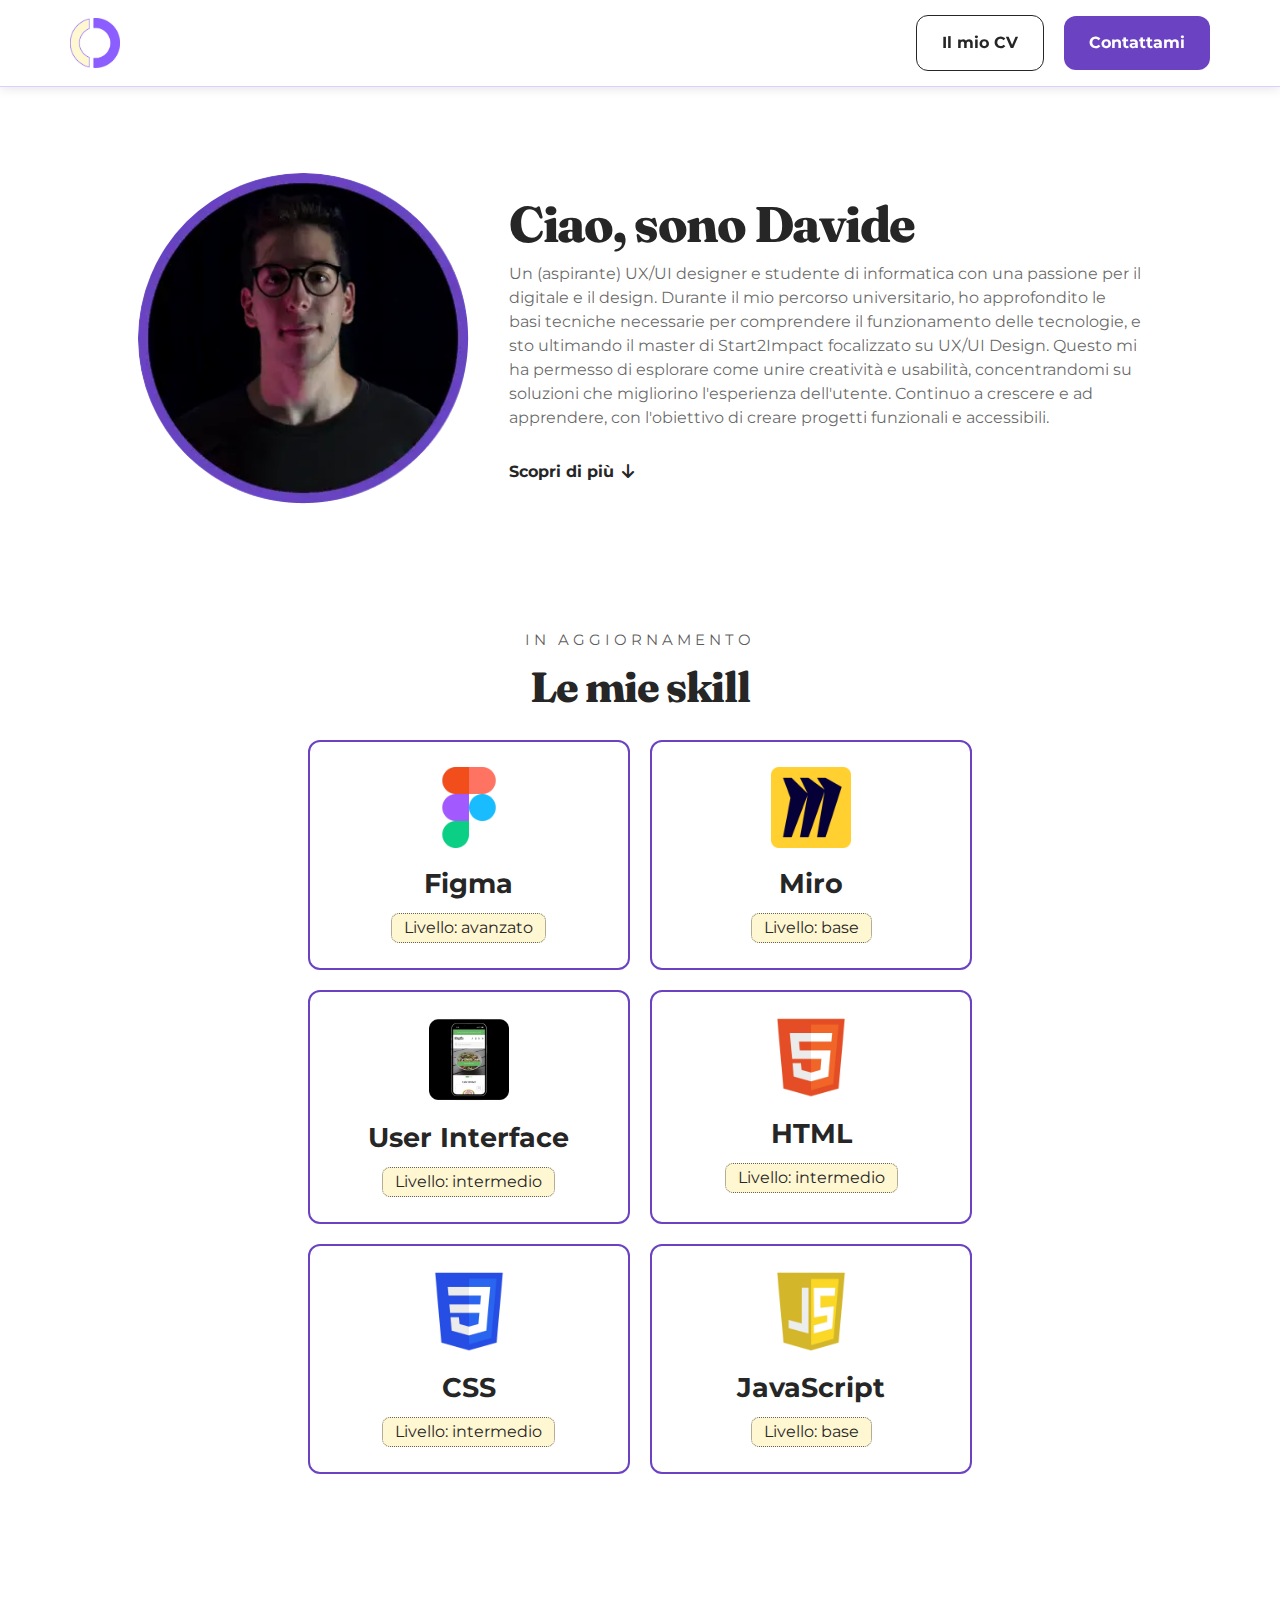
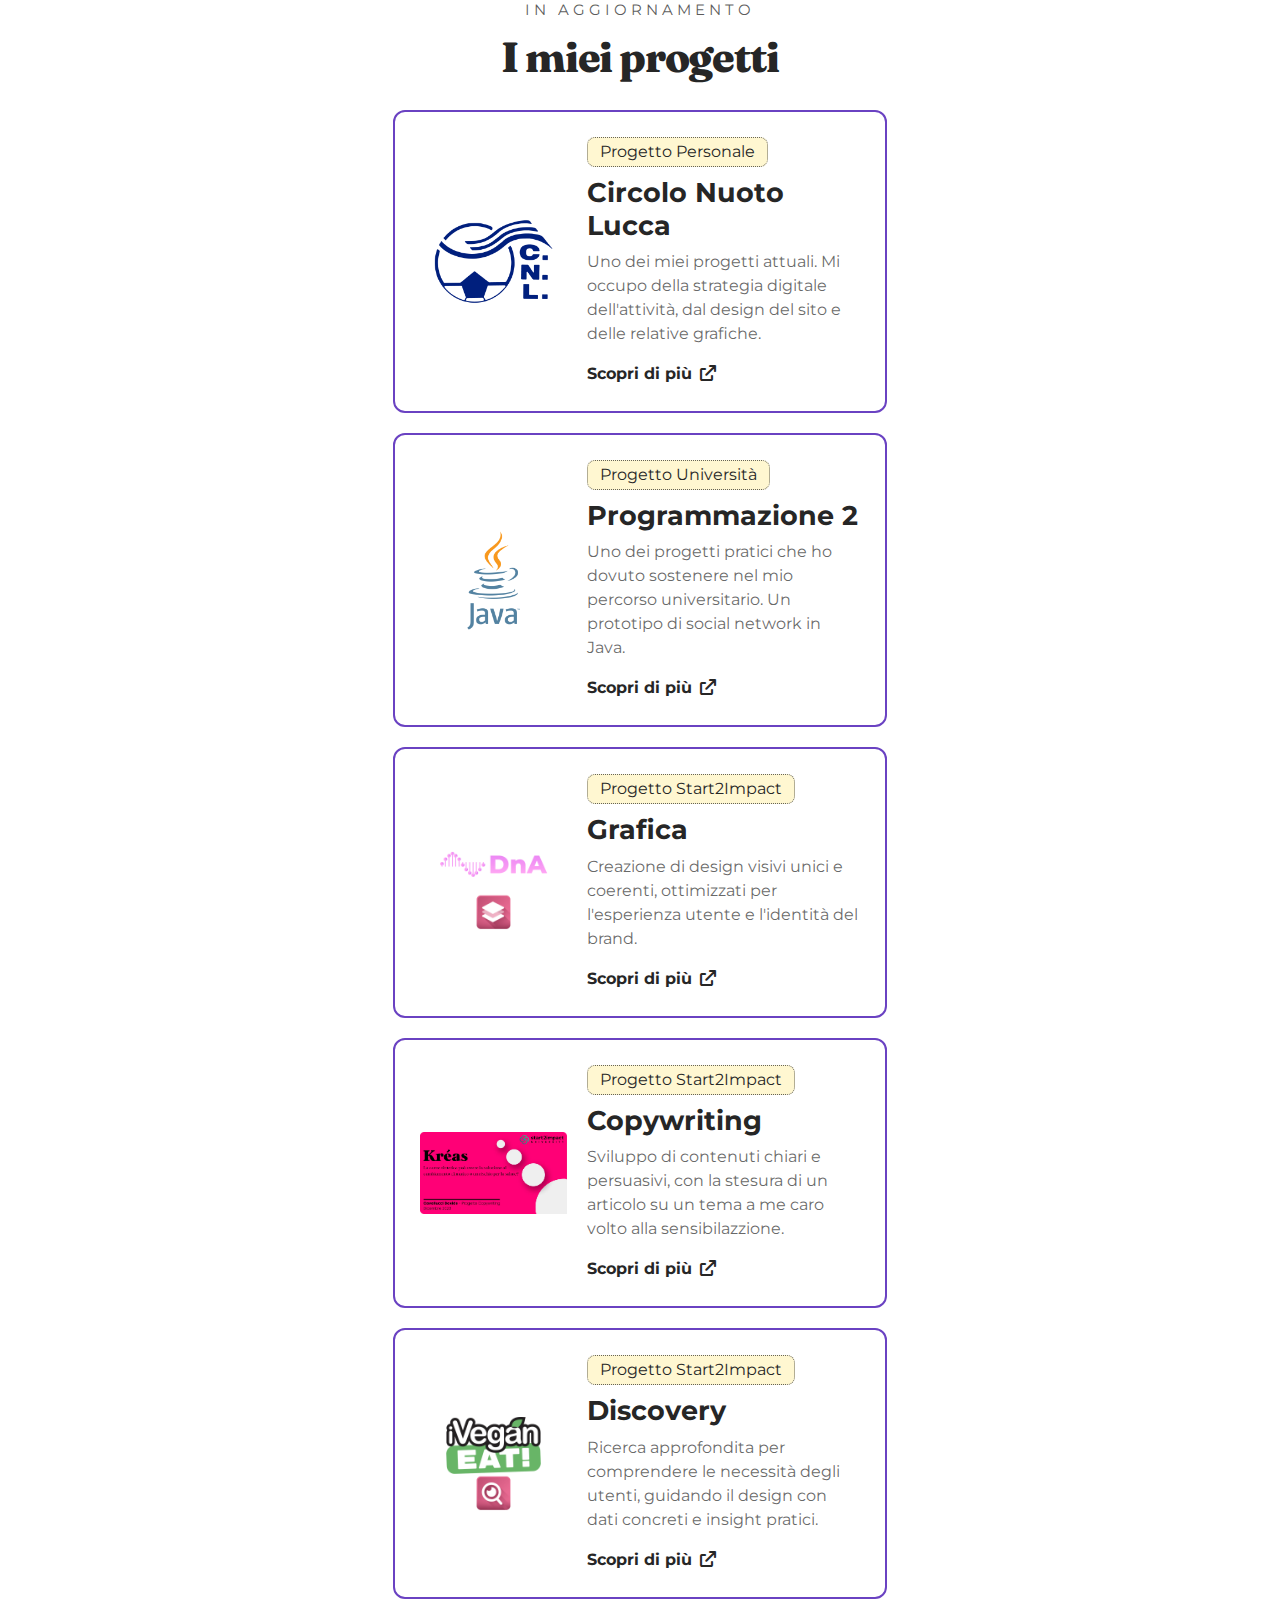
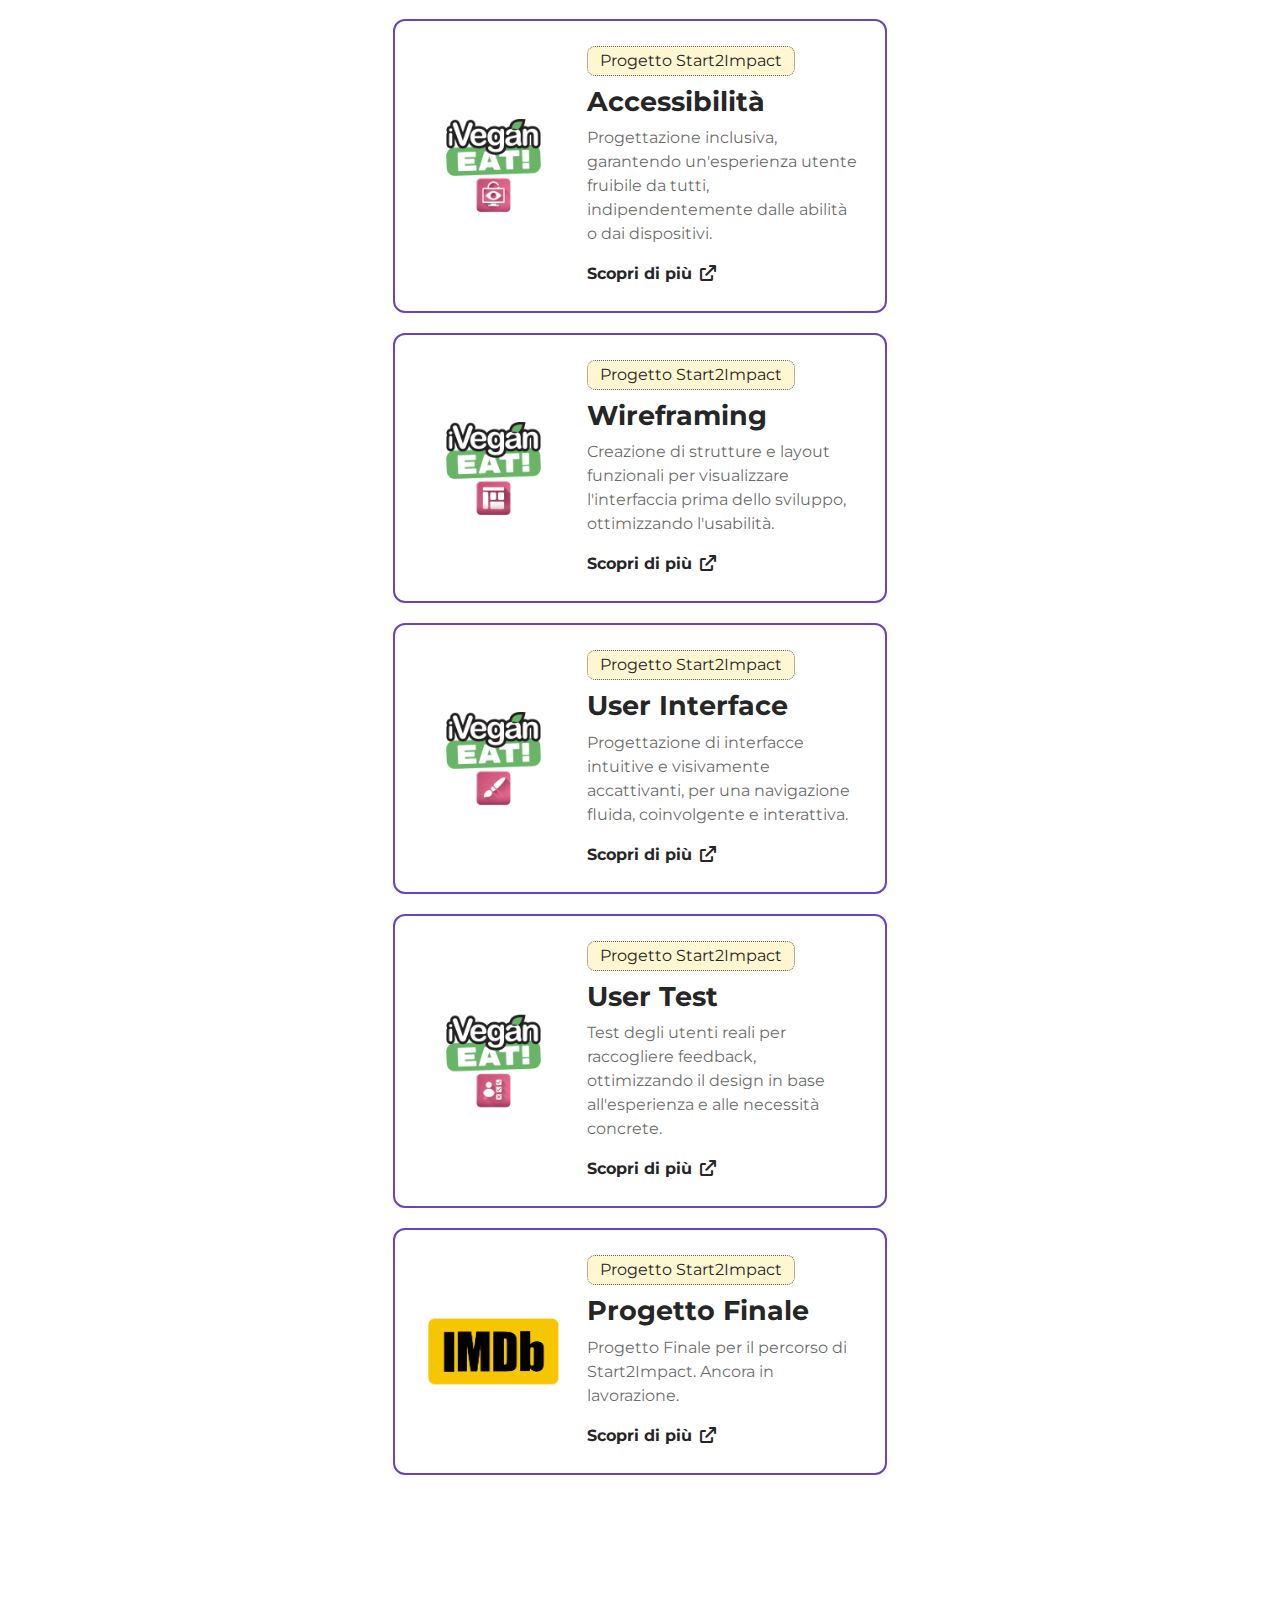
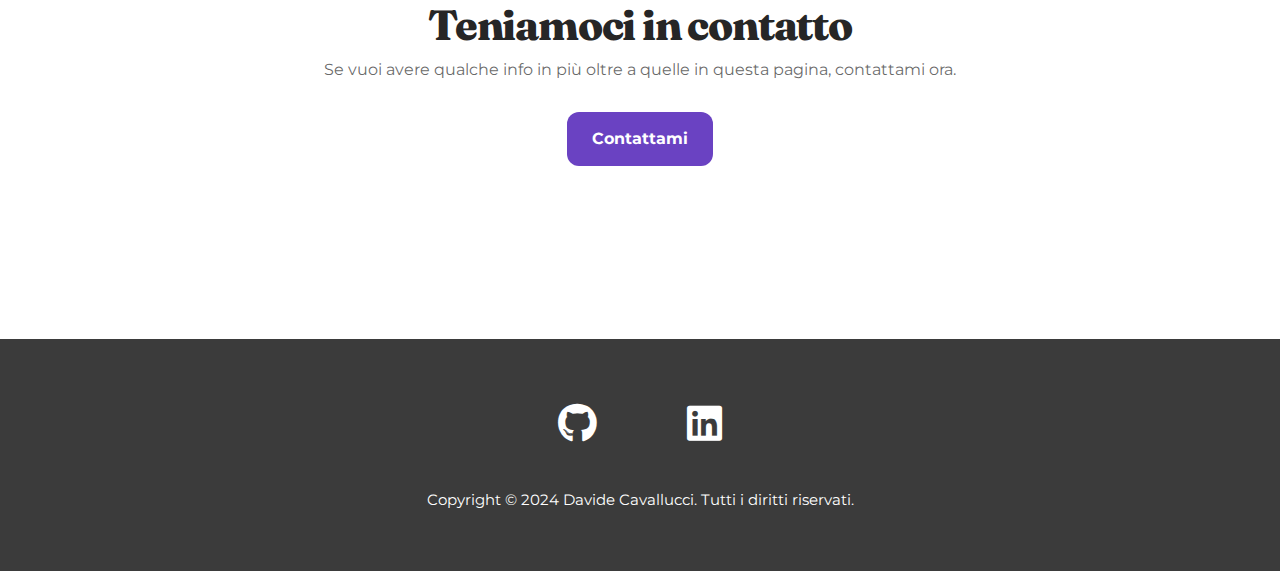
<file: index.html>
<!DOCTYPE html>
<html lang="it">
<head>
    <meta charset="UTF-8">
    <meta name="viewport" content="width=device-width, initial-scale=1, minimum-scale=1">
    <title>Davide Cavallucci - Homepage</title>
    <meta name="theme-color" content="#FFFFFF"/>

    <!-- Open Graph -->
    <meta property="og:title" content="Davide Cavallucci - Homepage"/>
    <meta property="og:description" content="Questo è il mio sito web personale che parla della mia vita divisa fra design e sport">
    <meta property="og:type" content="Website"/>
    <meta property="og:url" content="https://davidecavallucci.github.io"/>
    <meta property="og:image" content=""/>
    <meta property="og:locale" content="it_IT">


    <!-- Favicon -->
    <link rel="icon" type="image/x-icon" href="../assets/images/Logo.webp">

    <!-- Foglio di stile -->
    <link rel="stylesheet" href="assets/scss/styles.css">

    <!-- Font -->
    <link rel="preconnect" href="https://fonts.googleapis.com">
    <link rel="preconnect" href="https://fonts.gstatic.com" crossorigin>
    <link href="https://fonts.googleapis.com/css2?family=Fraunces:ital,opsz,wght@0,9..144,100..900;1,9..144,100..900&display=swap" rel="stylesheet">

    <link rel="preconnect" href="https://fonts.googleapis.com">
    <link rel="preconnect" href="https://fonts.gstatic.com" crossorigin>
    <link href="https://fonts.googleapis.com/css2?family=Montserrat:wght@100;400;700&display=swap" rel="stylesheet">

    <!-- FontAwesome -->
    <link href="https://cdnjs.cloudflare.com/ajax/libs/font-awesome/6.0.0/css/all.min.css" rel="stylesheet">

    <!-- Bootstrap -->
    <link href="https://cdn.jsdelivr.net/npm/bootstrap@5.3.3/dist/css/bootstrap.min.css" rel="stylesheet" integrity="sha384-QWTKZyjpPEjISv5WaRU9OFeRpok6YctnYmDr5pNlyT2bRjXh0JMhjY6hW+ALEwIH" crossorigin="anonymous">

</head>
<body class="my-body">

<header>
    <nav class="navbar fixed-top navbar-expand-xl">
        <div class="container header-container">
          <a class="navbar-brand logo" href="../index.html"><img src="../assets/images/Logo.webp" class="my-logo" alt="logo"></a>
          <div class="header-mobile">
            <button class="navbar-toggler" type="button" data-bs-toggle="collapse" data-bs-target="#navbarNavDropdown" aria-controls="navbarNavDropdown" aria-expanded="false" aria-label="Toggle navigation">
              <i id="icon-bars" class="fas fa-bars active"></i>
              <i id="icon-times" class="fas fa-times"></i>
            </button>            
          </div>
          <div class="collapse navbar-collapse justify-content-end" id="navbarNavDropdown">
            <ul id="nav-button" class="navbar-nav desktop-menu">
              <li class="nav-item nav-desktop">
                <a class="my-btn type-2" href="../pagine/cv.html">Il mio CV</a>
              </li>

              <!-- start link menu mobile -->
              <li class="nav-item nav-mobile">
                <a class="nav-link" href="../pagine/cv.html">Il mio CV</a>
              </li>
              <li class="nav-item nav-mobile">
                <a class="nav-link" href="../pagine/contatti.html">Contattami</a>
              </li>
              <!-- end link mobile -->

              <div class="nav-item nav-desktop">
              <a class="my-btn type-1" href="../pagine/contatti.html">Contattami</a>
              </div>
            </ul>
          </div>
        </div>
    </nav>
</header>

<div class="space"></div>
<button id="back-to-top" class="back-to-top"><i class="fa-solid fa-arrow-up"></i></button>
<main class="container my-5">

  <section class="above-the-fold">
    <div class="fold-container">
      <div class="fold-grid">
        <h1>Ciao, sono Davide</h1>
        <p class="text">Un (aspirante) UX/UI designer e studente di informatica con una passione per il digitale e il design. Durante il mio percorso universitario, ho approfondito le basi tecniche necessarie per comprendere il funzionamento delle tecnologie, e sto ultimando il master di Start2Impact focalizzato su UX/UI Design. Questo mi ha permesso di esplorare come unire creatività e usabilità, concentrandomi su soluzioni che migliorino l'esperienza dell'utente. Continuo a crescere e ad apprendere, con l'obiettivo di creare progetti funzionali e accessibili.</p>
         <div class="double-botton">
          <a class="type-3" href="#skill">Scopri di più <i class="fa-solid fa-arrow-down"></i></a>
          </div>
      </div>
      <div class="fold-image">
        <img src="assets/images/Profile-Photo.webp" alt="foto-profilo" class="foto-profilo">
      </div>
    </div>
  </section>

  <div class="space" id="skill"></div>

  <div class="updating-span-container">
    <span class="updating">IN AGGIORNAMENTO</span>
  </div>

  <div class="title-container">
    <h2 class="title-section">Le mie skill</h2>
  </div>

  <section class="skill">
    <div class="skill-container">
      <div class="skill-grid">
        <img src="assets/images/Skill Grid/Figma.webp" class="skill-img" alt="Figma">
        <h3>Figma</h3>
        <span class="skill-level">Livello: avanzato</span>
      </div>
      <div class="skill-grid">
        <img src="assets/images/Skill Grid/Miro.webp" class="skill-img" alt="Miro">
        <h3>Miro</h3>
        <span class="skill-level">Livello: base</span>
      </div>
      <div class="skill-grid">
        <img src="assets/images/Skill Grid/User Interface.webp" class="skill-img" alt="User Interface">
        <h3>User Interface</h3>
        <span class="skill-level">Livello: intermedio</span>
      </div>
      <div class="skill-grid">
        <img src="assets/images/Skill Grid/html.webp" class="skill-img" alt="HTML">
        <h3>HTML</h3>
        <span class="skill-level">Livello: intermedio</span>
      </div>
      <div class="skill-grid">
        <img src="assets/images/Skill Grid/css.webp" class="skill-img" alt="CSS">
        <h3>CSS</h3>
        <span class="skill-level">Livello: intermedio</span>
      </div>
      <div class="skill-grid">
        <img src="assets/images/Skill Grid/javascript.webp" class="skill-img" alt="JavaScript">
        <h3>JavaScript</h3>
        <span class="skill-level">Livello: base</span>
      </div>
    </div>
  </section>

  <div class="space" id="job"></div>

  <div class="updating-span-container">
    <span class="updating">IN AGGIORNAMENTO</span>
  </div>

  <div class="title-container">
    <h2 class="title-section">I miei progetti</h2>
  </div>

  <section class="job">
    <div class="job-container">
      <div class="job-grid">
        <div class="job-grid-image">
          <img src="assets/images/Job Grid/Logo-CNL.webp" class="job-img" alt="Circolo Nuoto Lucca">
        </div>
        <div class="job-grid-description">
          <span class="job-type">Progetto Personale</span>
          <h3>Circolo Nuoto Lucca</h3>
          <p class="text job-description">Uno dei miei progetti attuali. Mi occupo della strategia digitale dell'attività, dal design del sito e delle relative grafiche.</p>
          <a class="type-3 job-button" href="https://circolonuotolucca.com" rel="noopener" target="_blank">Scopri di più <i class="fa-solid fa-arrow-up-right-from-square"></i></a>
        </div>
      </div>
      <div class="job-grid">
        <div class="job-grid-image">
          <img src="assets/images/Job Grid/Java.webp" class="job-img" alt="Programmazione 2">
        </div>
        <div class="job-grid-description">
          <span class="job-type">Progetto Università</span>
          <h3>Programmazione 2</h3>
          <p class="text job-description">Uno dei progetti pratici che ho dovuto sostenere nel mio percorso universitario. Un prototipo di social network in Java.</p>
          <a class="type-3 job-button" href="https://github.com/DavideCavallucci/Progetto-PR2" rel="noopener" target="_blank">Scopri di più <i class="fa-solid fa-arrow-up-right-from-square"></i></a>
        </div>
      </div>
      <div class="job-grid">
        <div class="job-grid-image">
          <img src="./assets/images/Job Grid/Grafica.webp" class="job-img" alt="Grafica">
        </div>
        <div class="job-grid-description">
          <span class="job-type">Progetto Start2Impact</span>
          <h3>Grafica</h3>
          <p class="text job-description">Creazione di design visivi unici e coerenti, ottimizzati per l'esperienza utente e l'identità del brand.</p>
          <a class="type-3 job-button" href="https://www.figma.com/design/jP03TDMbMmJv5qzc1icCc2/Progetto-Grafica-UX%2FUI?node-id=38-616&t=fGkvTSWDobFkSoRK-0" rel="noopener" target="_blank">Scopri di più <i class="fa-solid fa-arrow-up-right-from-square"></i></a>
        </div>
      </div>
      <div class="job-grid">
        <div class="job-grid-image">
          <img src="./assets/images/Job Grid/Copywriting.webp" class="job-img" alt="Copywriting">
        </div>
        <div class="job-grid-description">
          <span class="job-type">Progetto Start2Impact</span>
          <h3>Copywriting</h3>
          <p class="text job-description">Sviluppo di contenuti chiari e persuasivi, con la stesura di un articolo su un tema a me caro volto alla sensibilazzione.</p>
          <a class="type-3 job-button" href="https://www.figma.com/design/kwnhIJ5yJBIBAhtlvYRhKH/Progetto-Copywriting?node-id=0-1&t=5kY6GLKFH2dOnP0N-0" rel="noopener" target="_blank">Scopri di più <i class="fa-solid fa-arrow-up-right-from-square"></i></a>
        </div>
      </div>
      <div class="job-grid">
        <div class="job-grid-image">
          <img src="./assets/images/Job Grid/Discovery.webp" class="job-img" alt="Discovery">
        </div>
        <div class="job-grid-description">
          <span class="job-type">Progetto Start2Impact</span>
          <h3>Discovery</h3>
          <p class="text job-description">Ricerca approfondita per comprendere le necessità degli utenti, guidando il design con dati concreti e insight pratici.</p>
          <a class="type-3 job-button" href="https://www.figma.com/design/QLlGOGLhGz13pZIkbFnquO/Progetto-Discovery?node-id=0-1&t=tG8Mdlapl5EC9rlk-0" rel="noopener" target="_blank">Scopri di più <i class="fa-solid fa-arrow-up-right-from-square"></i></a>
        </div>
      </div>
      <div class="job-grid">
        <div class="job-grid-image">
          <img src="./assets/images/Job Grid/Accessibilita.webp" class="job-img" alt="Accessibilità">
        </div>
        <div class="job-grid-description">
          <span class="job-type">Progetto Start2Impact</span>
          <h3>Accessibilità</h3>
          <p class="text job-description">Progettazione inclusiva, garantendo un'esperienza utente fruibile da tutti, indipendentemente dalle abilità o dai dispositivi.</p>
          <a class="type-3 job-button" href="https://www.figma.com/design/H8mdjmvLcyZDES4n9RlfUo/Progetto-Accessibilità?node-id=0-1&t=qrwenauxxBpAG6Oh-0" rel="noopener" target="_blank">Scopri di più <i class="fa-solid fa-arrow-up-right-from-square"></i></a>
        </div>
      </div>
      <div class="job-grid">
        <div class="job-grid-image">
          <img src="./assets/images/Job Grid/Wireframing.webp" class="job-img" alt="Wireframing">
        </div>
        <div class="job-grid-description">
          <span class="job-type">Progetto Start2Impact</span>
          <h3>Wireframing</h3>
          <p class="text job-description">Creazione di strutture e layout funzionali per visualizzare l'interfaccia prima dello sviluppo, ottimizzando l'usabilità.</p>
          <a class="type-3 job-button" href="https://www.figma.com/design/EbZoLSoC6awYef6UrZkz9E/Progetto-Wireframing?m=auto&t=SErOQ5ZoeJ29k0du-7" rel="noopener" target="_blank">Scopri di più <i class="fa-solid fa-arrow-up-right-from-square"></i></a>
        </div>
      </div>
      <div class="job-grid">
        <div class="job-grid-image">
          <img src="./assets/images/Job Grid/User-Interface.webp" class="job-img" alt="User Interface">
        </div>
        <div class="job-grid-description">
          <span class="job-type">Progetto Start2Impact</span>
          <h3>User Interface</h3>
          <p class="text job-description">Progettazione di interfacce intuitive e visivamente accattivanti, per una navigazione fluida, coinvolgente e interattiva.</p>
          <a class="type-3 job-button" href="https://www.figma.com/design/M51fs57IFEJ3chfwXlmBq6/Progetto-User-Interface?node-id=3-19" rel="noopener" target="_blank">Scopri di più <i class="fa-solid fa-arrow-up-right-from-square"></i></a>
        </div>
      </div>
      <div class="job-grid">
        <div class="job-grid-image">
          <img src="./assets/images/Job Grid/User Test.webp" class="job-img" alt="User Test">
        </div>
        <div class="job-grid-description">
          <span class="job-type">Progetto Start2Impact</span>
          <h3>User Test</h3>
          <p class="text job-description">Test degli utenti reali per raccogliere feedback, ottimizzando il design in base all'esperienza e alle necessità concrete.</p>
          <a class="type-3 job-button" href="" rel="noopener" target="_blank">Scopri di più <i class="fa-solid fa-arrow-up-right-from-square"></i></a>
        </div>
      </div>
      <div class="job-grid">
        <div class="job-grid-image">
          <img src="./assets/images/Job Grid/Imdb.webp" class="job-img" alt="Progetto Finale">
        </div>
        <div class="job-grid-description">
          <span class="job-type">Progetto Start2Impact</span>
          <h3>Progetto Finale</h3>
          <p class="text job-description">Progetto Finale per il percorso di Start2Impact. Ancora in lavorazione.</p>
          <a class="type-3 job-button" href="" rel="noopener" target="_blank">Scopri di più <i class="fa-solid fa-arrow-up-right-from-square"></i></a>
        </div>
      </div>
    </div>
  </section>

  <div class="space"></div>

  <section class="cta">
    <div class="cta-container">
      <h2 class="title-section">Teniamoci in contatto</h2>
      <p class="text cta-text">Se vuoi avere qualche info in più oltre a quelle in questa pagina, contattami ora.</p>
      <a class="my-btn type-1" href="../pagine/contatti.html">Contattami</a>
    </div>
  </section>

</main>

<div class="space"></div>

<footer>
  <div class="footer-container">
    <div class="footer-icon-container">
      <a class="my-btn type-2 footer-icon" href="https://github.com/DavideCavallucci" rel="noopener" target="_blank"><i class="fa-brands fa-github"></i></a>
      <a class="my-btn type-2 footer-icon" href="https://www.linkedin.com/in/davide-cavallucci" rel="noopener" target="_blank"><i class="fa-brands fa-linkedin"></i></a>
    </div>
    <p class="text footer-text">Copyright © 2024 Davide Cavallucci. Tutti i diritti riservati.</p>
  </div>
</footer>

<!-- Bootstrap -->
<script src="https://cdn.jsdelivr.net/npm/bootstrap@5.3.3/dist/js/bootstrap.bundle.min.js" integrity="sha384-YvpcrYf0tY3lHB60NNkmXc5s9fDVZLESaAA55NDzOxhy9GkcIdslK1eN7N6jIeHz" crossorigin="anonymous"></script>

<!-- Menu dinamico mobile -->
<script src="../assets/js/dynamic-menu.js"></script>

<!-- Menu Pulsante Back to Top -->
<script src="../assets/js/back-to-top.js"></script>

</body>
</html>
</file>
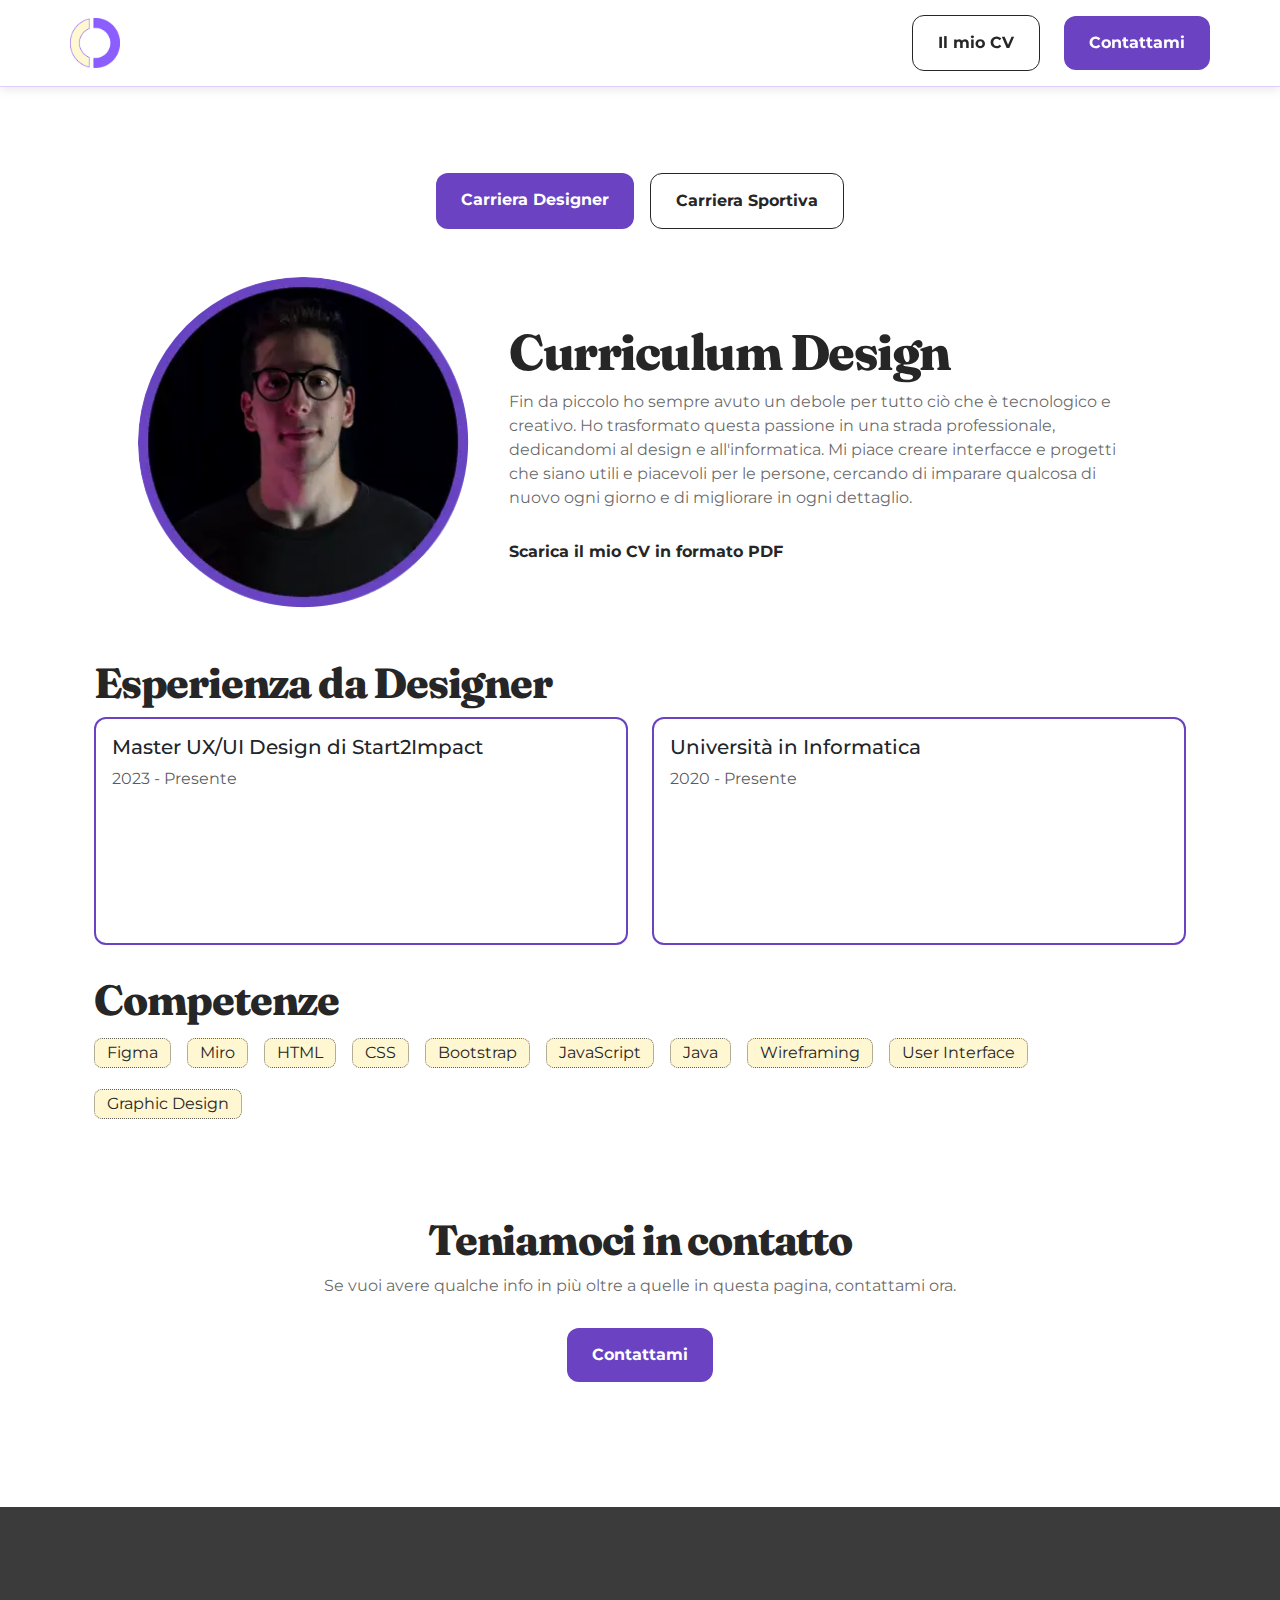
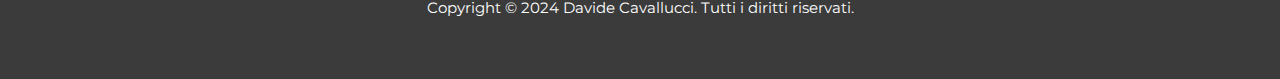
<file: pagine/cv.html>
<!DOCTYPE html>
<html lang="it">
<head>
    <meta charset="UTF-8">
    <meta name="viewport" content="width=device-width, initial-scale=1.0, maximum-scale=1.0">
    <title>Davide Cavallucci - CV</title>
    <meta name="theme-color" content="#ffffff"/>
    <meta name="description" content="Consulta il mio curriculum per scoprire il mio percorso formativo, le esperienze lavorative e le competenze in UX/UI Design e oltre.">

    <!-- Open Graph -->
    <meta property="og:title" content="Davide Cavallucci - CV"/>
    <meta property="og:description" content="Questo il cuore del mio curriculum, tutte le esperienze che ho vissuto e la formazione che prosegue tutt'ora.">
    <meta property="og:type" content="Website"/>
    <meta property="og:url" content="https://davidecavallucci.github.io/Personal-Website/pagine/cv.html"/>
    <meta property="og:image" content="/assets/images/Open-Graph/CV.webp"/>
    <meta property="og:locale" content="it_IT">

    <!-- Favicon -->
    <link rel="icon" type="image/x-icon" href="../assets/images/Logo.webp">

    <!-- Foglio di stile -->
    <link rel="stylesheet" href="../assets/scss/styles.css">

    <!-- Font -->
    <link rel="preconnect" href="https://fonts.googleapis.com">
    <link rel="preconnect" href="https://fonts.gstatic.com" crossorigin>
    <link href="https://fonts.googleapis.com/css2?family=Fraunces:ital,opsz,wght@0,9..144,100..900;1,9..144,100..900&display=swap" rel="stylesheet">

    <link rel="preconnect" href="https://fonts.googleapis.com">
    <link rel="preconnect" href="https://fonts.gstatic.com" crossorigin>
    <link href="https://fonts.googleapis.com/css2?family=Montserrat:wght@100;400;700&display=swap" rel="stylesheet">

    <!-- FontAwesome -->
    <link rel="stylesheet" href="https://cdnjs.cloudflare.com/ajax/libs/font-awesome/6.6.0/css/all.min.css" integrity="sha512-Kc323vGBEqzTmouAECnVceyQqyqdsSiqLQISBL29aUW4U/M7pSPA/gEUZQqv1cwx4OnYxTxve5UMg5GT6L4JJg==" crossorigin="anonymous" referrerpolicy="no-referrer" />

    <!-- Bootstrap -->
    <link href="https://cdn.jsdelivr.net/npm/bootstrap@5.3.3/dist/css/bootstrap.min.css" rel="stylesheet" integrity="sha384-QWTKZyjpPEjISv5WaRU9OFeRpok6YctnYmDr5pNlyT2bRjXh0JMhjY6hW+ALEwIH" crossorigin="anonymous">

</head>
<body class="contact-body">

  <header>
    <nav class="navbar fixed-top navbar-expand-xl" role="navigation" aria-label="Navigazione principale">
        <div class="container header-container">
          <a class="navbar-brand logo" href="../index.html"><img src="../assets/images/Logo.webp" class="my-logo" alt="Logo Personale Cavallucci Davide"></a>
          <div class="header-mobile">
            <button class="navbar-toggler" type="button" data-bs-toggle="collapse" data-bs-target="#navbarNavDropdown" aria-controls="navbarNavDropdown" aria-expanded="false" aria-label="Toggle navigation">
              <i id="icon-bars" class="fas fa-bars active"></i>
              <i id="icon-times" class="fas fa-times"></i>
            </button>            
          </div>
          <div class="collapse navbar-collapse justify-content-end" id="navbarNavDropdown">
            <ul id="nav-button" class="navbar-nav desktop-menu">
              <li class="nav-item nav-desktop">
                <a class="my-btn type-2" id="cv-button" href="cv.html" aria-label="Visualizza il mio CV">Il mio CV</a>
                <a class="my-btn type-1" href="../pagine/contatti.html" aria-label="Vai alla pagina contatti">Contattami</a>
              </li>

              <!-- start link menu mobile -->
              <li class="nav-item nav-mobile">
                <a class="nav-link" href="cv.html">Il mio CV</a>
              </li>
              <li class="nav-item nav-mobile">
                <a class="nav-link" href="../pagine/contatti.html">Contattami</a>
              </li>
              <!-- end link mobile -->
            </ul>
          </div>
        </div>
    </nav>
</header>

<div class="space" aria-hidden="true"></div>
<button id="back-to-top" class="back-to-top" aria-label="Torna all'inizio della pagina"><i class="fa-solid fa-arrow-up"></i></button>
<main class="container my-5" role="main" aria-labelledby="cv">
  <!-- Foto profilo e switcher -->
  <div class="text-center mb-4">
      <div class="d-flex justify-content-center gap-3 mb-5" role="group" aria-label="Selettore di carriera">
          <a class="my-btn type-1" id="btn-designer" role="button" aria-controls="content-designer" aria-expanded="true">Carriera Designer</a>
          <a class="my-btn type-2" id="btn-sport" role="button" aria-controls="content-sport" aria-expanded="false">Carriera Sportiva</a>
      </div>
  </div>

  <section class="above-the-fold" role="region" aria-labelledby="cv">
      <div class="fold-container">
          <div class="fold-grid">
              <h1 id="cv">Curriculum Design</h1>
              <p id="text">
                  Fin da piccolo ho sempre avuto un debole per tutto ciò che è tecnologico e creativo. 
                  Ho trasformato questa passione in una strada professionale, dedicandomi al design e all'informatica. 
                  Mi piace creare interfacce e progetti che siano utili e piacevoli per le persone, 
                  cercando di imparare qualcosa di nuovo ogni giorno e di migliorare in ogni dettaglio.
              </p>
              <div class="double-botton">
                  <a class="type-3" href="../assets/docs/CV-Davide-Cavallucci.pdf" 
                     aria-label="Scarica il mio curriculum vitae in formato PDF">
                      Scarica il mio CV in formato PDF <i class="fa-solid fa-download"></i>
                  </a>
              </div>
          </div>
          <div class="fold-image">
              <img src="../assets/images/Profile-Photo.webp" alt="Foto del profilo personale" class="foto-profilo" id="profile-img">
          </div>
      </div>
  </section>
      
  <section class="container my-5">
      <!-- Contenuto Designer -->
      <div id="content-designer" class="content-section" role="region" aria-labelledby="btn-designer">
          <h2>Esperienza da Designer</h2>
          <div class="row g-4 space-between">
              <div class="col-md-6">
                  <div class="card experience-card">
                      <div class="card-body card-container">
                          <h5 class="card-title">Master UX/UI Design di Start2Impact</h5>
                          <p class="card-text text-muted">2023 - Presente</p>
                          <ul class="custom-line-list">
                              <li>Progettazione di interfacce accessibili</li>
                              <li>Wireframing e prototipazione</li>
                              <li>Gestione del ciclo completo di design</li>
                          </ul>
                      </div>
                  </div>
              </div>
              <div class="col-md-6">
                  <div class="card experience-card">
                      <div class="card-body card-container">
                          <h5 class="card-title">Università in Informatica</h5>
                          <p class="card-text text-muted">2020 - Presente</p>
                          <ul class="custom-line-list">
                              <li>Classe L-31 Triennale</li>
                              <li>Basi di dati, Ingegneria del Software e Programmazione</li>
                              <li>Collaborazione con team di sviluppo</li>
                          </ul>
                      </div>
                  </div>
              </div>
          </div>
          <div class="col-12">
              <h2>Competenze</h2>
              <div id="competenze" class="d-flex flex-wrap gap-3" role="list" aria-label="Competenze principali">
                  <span class="skill-level" role="listitem">Figma</span>
                  <span class="skill-level" role="listitem">Miro</span>
                  <span class="skill-level" role="listitem">HTML</span>
                  <span class="skill-level" role="listitem">CSS</span>
                  <span class="skill-level" role="listitem">Bootstrap</span>
                  <span class="skill-level" role="listitem">JavaScript</span>
                  <span class="skill-level" role="listitem">Java</span>
                  <span class="skill-level" role="listitem">Wireframing</span>
                  <span class="skill-level" role="listitem">User Interface</span>
                  <span class="skill-level" role="listitem">Graphic Design</span>
              </div>
          </div>
      </div>
    
      <!-- Contenuto Sport -->
      <div id="content-sport" class="content-section d-none" role="region" aria-labelledby="btn-sport">
          <h2>Esperienza Sportiva</h2>
          <div class="row g-4 space-between">
              <div class="col-md-6">
                  <div class="card experience-card">
                      <div class="card-body card-container">
                          <h5 class="card-title">Allenatore di Pallanuoto</h5>
                          <p class="card-text text-muted">2021 - Presente</p>
                          <ul class="custom-line-list">
                              <li>Programmazione allenamenti avanzati</li>
                              <li>Preparazione fisica e tattica</li>
                              <li>Formazione di giovani atleti</li>
                          </ul>
                      </div>
                  </div>
              </div>
              <div class="col-md-6">
                  <div class="card experience-card">
                      <div class="card-body card-container">
                          <h5 class="card-title">Istruttore di Nuoto</h5>
                          <p class="card-text text-muted">2022 - Presente</p>
                          <ul class="custom-line-list">
                              <li>Insegnamento didattico del nuoto</li>
                              <li>Approccio personalizzato</li>
                              <li>Capacità empatiche e relazionali</li>
                          </ul>
                      </div>
                  </div>
              </div>
          </div>
          <div class="col-12">
              <h2>Competenze</h2>
              <div class="d-flex flex-wrap gap-3 competenze" role="list" aria-label="Competenze sportive">
                  <span class="skill-level" role="listitem">Allenatore Pallanuoto FIN</span>
                  <span class="skill-level" role="listitem">Aiuto Allenatore Unico FIN</span>
                  <span class="skill-level" role="listitem">Istruttore FIN</span>
                  <span class="skill-level" role="listitem">Istruttore Specialistico 6-16 anni FIN</span>
                  <span class="skill-level" role="listitem">Personal Trainer INVICTUS</span>
                  <span class="skill-level" role="listitem">Preparatore Atletico CSEN</span>
                  <span class="skill-level" role="listitem">Assistente Bagnante P</span>
                  <span class="skill-level" role="listitem">Esecutore BLSD</span>
              </div>
          </div>
      </div>
  </section>
</main>

<section class="cta" role="region" aria-labelledby="cta-title">
  <div class="cta-container">
      <h2 class="title-section" id="cta-title">Teniamoci in contatto</h2>
      <p class="text cta-text">
          Se vuoi avere qualche info in più oltre a quelle in questa pagina, contattami ora.
      </p>
      <a class="my-btn type-1" href="../pagine/contatti.html" aria-label="Vai alla pagina dei contatti">Contattami</a>
  </div>
</section>

<div class="space" aria-hidden="true"></div>

  <footer>
    <div class="footer-container" role="contentinfo">
      <div class="footer-icon-container">
        <a class="my-btn type-2 footer-icon" href="https://github.com/DavideCavallucci" rel="noopener" target="_blank" aria-label="Link al mio GitHub"><i class="fa-brands fa-github"></i></a>
        <a class="my-btn type-2 footer-icon" href="https://www.linkedin.com/in/davide-cavallucci" rel="noopener" target="_blank" aria-label="Link al mio Linkedin"><i class="fa-brands fa-linkedin"></i></a>
      </div>
      <p class="text footer-text">Copyright © 2024 Davide Cavallucci. Tutti i diritti riservati.</p>
    </div>
  </footer>

<!-- Bootstrap -->
<script src="https://cdn.jsdelivr.net/npm/bootstrap@5.3.3/dist/js/bootstrap.bundle.min.js" integrity="sha384-YvpcrYf0tY3lHB60NNkmXc5s9fDVZLESaAA55NDzOxhy9GkcIdslK1eN7N6jIeHz" crossorigin="anonymous"></script>

<!-- Tab Switcher -->
<script src="../assets/js/tab-switcher.js"></script>

<!-- Menu dinamico mobile -->
<script src="../assets/js/dynamic-menu.js"></script>

<!-- Menu Pulsante Back to Top -->
<script src="../assets/js/back-to-top.js"></script>

</body>
</html>
</file>
<file: assets/scss/styles.css>
/*bottoni*/
.submit-btn, .my-btn, .btn-header, .btn-header-mobile {
  background-color: #8B5DFF;
  color: #FFFFFF;
  font-weight: 700;
  border-radius: 5px;
  text-decoration: none;
  cursor: pointer;
  transition: 0.3s;
}

.type-2 {
  background-color: transparent;
  color: #FFFFFF;
  border: 2px solid rgba(38, 38, 38, 0.5);
}

.type-3 {
  background-color: transparent;
  color: #262626;
  font-weight: 700;
  text-decoration: none;
  cursor: pointer;
  transition: 0.3s;
}

.back-to-top {
  position: fixed;
  bottom: 30px;
  right: 30px;
  width: 60px;
  height: 60px;
  background-color: #6A42C2;
  color: white;
  border: 2px solid #6A42C2;
  border-radius: 25%;
  display: flex;
  justify-content: center;
  align-items: center;
  cursor: pointer;
  visibility: hidden;
  opacity: 0;
  box-shadow: 0 2px 10px rgba(0, 0, 0, 0.1);
  transition: 0.3s ease-in-out;
  z-index: 9999;
}

.back-to-top.show {
  opacity: 1; /* Lo rende visibile */
  visibility: visible; /* Lo mostra */
}

.back-to-top:hover {
  background-color: #563A9C;
  border-color:#563A9C;
}

/* Transizioni fluide */
.navbar-toggler i {
  transition: opacity 0.2s ease-in, transform 0.2s ease-in;
  float: right;
  margin-top: 26px;
  transform: translate(-50%, -50%);
  opacity: 0;
  font-size: 24px; /* Dimensione personalizzata */
}

.navbar-toggler i.active {
  opacity: 1;
  transform: translate(-50%, -50%) scale(1.2); /* Aggiunge ingrandimento */
}

/* Colore personalizzato */
#icon-bars {
  color: #6A42C2; /* Colore blu */
}

#icon-times {
  color: #262626; /* Colore rosso */
  position: relative;
  left: 16px;
}

/*end*/
.header-container {
  padding-left: 0 !important;
  padding-right: 0 !important;
}

.navbar {
  border-bottom: solid 1px rgba(139, 93, 255, 0.3);
  font-family: 'Montserrat', sans-serif !important;
  font-weight: 400 !important;
  background: rgba(255, 255, 255, 0.3);
  backdrop-filter: blur(10px);
  -webkit-backdrop-filter: blur(10px);
  box-shadow: 0 2px 10px rgba(0, 0, 0, 0.1);
}

.navbar-brand {
  padding: 0 !important;
}

.nav-link {
  color: black !important;
}
.nav-link:hover {
  color: #563A9C !important;
}
#nav-button {
  gap: 20px;
}

.logo {
  margin-right: 0 !important;
}

.my-logo {
  width: 50px;
}

.navbar-toggler {
  border: none !important;
  padding: 0 !important;
  margin-left: 8px;
}
.navbar-toggler:focus {
  box-shadow: none !important;
}

.btn-header, .btn-header-mobile {
  padding: 10px 15px 10px 15px;
}
.btn-header:hover, .btn-header-mobile:hover {
  background-color: #563A9C;
}
.btn-header:active, .btn-header-mobile:active {
  background-color: #6A42C2;
}

.btn-header {
  margin-left: 20px;
}

/*mobile*/
@media screen and (max-width: 600px) and (min-width: 320px) {
  .header-container {
    max-width: 90%;
  }
  .navbar {
    padding: 13px 0 13px 0 !important;
  }
  .btn-header {
    display: none !important;
  }
  .btn-header-mobile {
    font-size: 14px;
  }
  .navbar-nav {
    margin: 20px 0 0 0 !important;
  }
  .nav-desktop {
    display: none; /* qui nascondiamo il menu desktop*/
  }
  .nav-link {
    font-size: 16px !important;
  }
  .back-to-top {
    width: 50px;
    height: 50px;
    bottom: 20px;
    right: 20px;
  }
  .fold-image, .double-botton {
    display: flex;
    justify-content: center;
  }
  .above-the-fold{
    margin-top: 20px;
  }
}
/*tablet*/
@media screen and (max-width: 1025px) and (min-width: 601px) {
  .btn-header {
    display: none !important;
  }
  .header-container {
    max-width: 85% !important;
  }
  .navbar {
    padding: 16px 0 16px 0 !important;
  }
  .navbar-nav {
    margin: 20px 0 0 0 !important;
  }
  .nav-desktop {
    display: none; /* qui nascondiamo il menu desktop*/
  }
  .nav-link {
    font-size: 16px !important;
  }
}
/*desktop*/
@media screen and (min-width: 1026px) {
  .navbar {
    padding: 15px 0 15px 0 !important;
  }
  .navbar-nav {
    align-items: center;
  }
  .nav-mobile {
    display: none; /* qui nascondiamo il menu con chiusura automatica della versione mobile*/
  }
  .nav-link {
    font-size: 16px !important;
  }
  .btn-header-mobile {
    display: none !important;
  }
  .btn-header {
    font-size: 16px !important;
  }
}
/*bottoni*/
.submit-btn, .my-btn, .btn-header, .btn-header-mobile {
  background-color: #8B5DFF;
  color: #FFFFFF;
  font-weight: 700;
  border-radius: 5px;
  text-decoration: none;
  cursor: pointer;
  transition: 0.3s;
}

.type-2 {
  background-color: transparent;
  color: #FFFFFF;
  padding: 14px;
  border: 2px solid rgba(38, 38, 38, 0.5);
}

.contact-header {
  display: flex;
  justify-content: center;
  background-color: #FFFFFF;
  border-bottom: 1px solid #8B5DFF;
  padding: 13px 0 13px 0;
}

.contact-header-container {
  width: 90%;
  display: flex;
  justify-content: center;
}

.contact-header-container-grid {
  display: flex;
  flex-direction: row;
  align-items: center;
}

.img-logo {
  width: 120px;
}

/*tablet*/
@media screen and (max-width: 1025px) and (min-width: 601px) {
  .contact-header {
    padding: 16px 0 16px 0;
  }
}
/*desktop*/
@media screen and (min-width: 1026px) {
  .contact-header {
    padding: 16px 0 16px 0;
  }
}
/*bottoni*/
.submit-btn, .my-btn, .btn-header, .btn-header-mobile {
  background-color: #8B5DFF;
  color: #FFFFFF;
  font-weight: 700;
  border-radius: 5px;
  text-decoration: none;
  cursor: pointer;
  transition: 0.3s;
}

.type-2 {
  background-color: transparent;
  color: #8B5DFF;
  padding: 0;
}

/*bottoni*/
.submit-btn, .my-btn, .btn-header, .btn-header-mobile {
  background-color: #8B5DFF;
  color: #FFFFFF;
  font-weight: 700;
  border-radius: 5px;
  text-decoration: none;
  cursor: pointer;
  transition: 0.3s;
}

.type-2 {
  background-color: transparent;
  color: #FFFFFF;
  padding: 14px;
  border: 2px solid rgba(38, 38, 38, 0.5);
}

/*generale*/
.space {
  height: 90px;
}

.title-section {
  text-align: center;
}

.my-btn {
  display: inline-block;
  padding: 15px 25px 15px 25px;
}
.my-btn:hover {
  background-color: #563A9C;
}
.my-btn:active {
  background-color: #8B5DFF;
}

.type-2:hover {
  background-color: #6A42C2;
  color: white;
  border-color: #563A9C;
}
.type-2:active {
  color: #8B5DFF;
}
.type-3:hover {
  background-color: transparent;
  color:#6A42C2;
}
.type-3:active {
  color:#8B5DFF;
}
.footer-icon-container a:hover, .footer-icon-container a:active {
  background-color: transparent;
  color: #FFF7D1;
}

.updating-span-container {
  display: flex;
  justify-content: center;
}

.updating {
  color: rgba(38, 38, 38, 0.75);
  font-size: 15px;
  letter-spacing: 4px;
  margin-bottom: 10px;
}

.fa-solid {
  margin-left: 3px;
}

input:focus, textarea:focus {
  outline: none;
  border: 1px solid #8B5DFF;
  box-shadow: 0 0 5px rgba(0, 123, 255, 0.5);
}


/*section: above the fold*/
.above-the-fold {
  display: flex;
  justify-content: center;
}

.fold-container {
  width: 90%;
  display: flex;
  flex-wrap: wrap;
  flex-direction: column-reverse;
  gap: 30px;
}

.double-botton {
  margin-top: 30px;
  display: flex;
  gap: 20px;
  align-items: center;
}

.foto-profilo {
  border-radius: 300px;
  width: 250px;
}

/*section: skill*/
.skill {
  display: flex;
  justify-content: center;
}

.skill-container {
  width: 90%;
  display: flex;
  flex-wrap: wrap;
  flex-direction: column;
  gap: 20px;
  margin-top: 20px;
}

.skill-grid {
  display: flex;
  flex-direction: column;
  align-items: center;
  text-align: center;
  padding: 20px;
  border: 2px solid #6A42C2;
  border-radius: 12px;
  background-color: #FFFFFF;
}

.skill-img {
  margin-bottom: 20px;
  width: 30%;
}

.skill-level, .job-type {
  display: inline-block;
  text-align: center;
  background-color: #FFF7D1;
  padding: 2px 12px 2px 12px;
  border-radius: 8px;
  color: #262626;
  font-size: 16px;
  margin-top: 5px;
  border: 1px dotted rgba(38, 38, 38, 0.7);
}

.job-type {
  margin-top: 0px;
  margin-bottom: 10px;
}

/*section: job*/
.job {
  display: flex;
  justify-content: center;
}

.job-container {
  width: 90%;
  display: flex;
  flex-wrap: wrap;
  flex-direction: column;
  gap: 20px;
  margin-top: 20px;
}

.job-grid {
  display: flex;
  flex-direction: column;
  align-items: center;
  padding: 20px;
  border: 2px solid #6A42C2;
  border-radius: 12px;
  background-color: #FFFFFF;
}

.job-grid-image {
  display: flex;
  flex-direction: column;
  align-items: center;
}

.job-img {
  margin-bottom: 20px;
  width: 50%;
}

.job-grid-description {
  text-align: center;
}

.job-button {
  margin-left: 0;
}

.card {
  border: none !important;
}

.card-container {
  width: 100%;
  border: 2px solid #6A42C2;
  border-radius: 12px;
}

.custom-line-list {
  list-style: none; /* Rimuove i puntini standard */
  padding: 0;
  margin: 0;

  li {
    position: relative;
    padding-left: 16px; /* Spazio tra la linea e il testo */
    margin-bottom: 16px; /* Spaziatura tra gli elementi */
    font-size: 16px; /* Dimensione del testo */
    color: #262626; /* Colore del testo */
  }

  li::before {
    content: ''; /* Elemento decorativo */
    position: absolute;
    left: 0;
    top: 50%;
    transform: translateY(-50%);
    width: 5px; /* Spessore della linea */
    height: 100%; /* Altezza della linea */
    background-color: #8B5DFF; /* Colore della linea */
    border-radius: 2px; /* Arrotondamento */
  }

  li:hover::before {
    background-color: #563A9C; /* Cambia colore al passaggio del mouse */
    transition: background-color 0.3s ease;
  }
}

.custom-line-list li {
  opacity: 0;
  transform: translateX(-20px);
  animation: slideIn 0.5s ease forwards;
}

li:nth-child(1) {
  animation-delay: 1s;
}
li:nth-child(2) {
  animation-delay: 1.2s;
}
li:nth-child(3) {
  animation-delay: 1.4s;
}
li:nth-child(4) {
  animation-delay: 1.6s;
}

@keyframes slideIn {
  to {
    opacity: 1;
    transform: translateX(0);
  }
}

#content-designer, #content-sport {
  margin-top: 50px;
}

.space-between {
  margin-top: 0;
  margin-bottom: 30px;
}

/*section: contatti*/
.cta {
  display: flex;
  justify-content: center;
}

.cta-container {
  width: 90%;
  display: flex;
  flex-wrap: wrap;
  flex-direction: column;
  align-items: center;
  text-align: center;
}

.cta-text {
  margin-bottom: 30px !important;
}

/*tablet*/
@media screen and (max-width: 1025px) and (min-width: 601px) {
  .space {
    height: 100px;
  }
  /*section: above the fold*/
  .fold-container {
    flex-direction: column-reverse;
    max-width: 85%;
    gap: 20px;
    align-items: center;
  }
  .fold-image {
    width: 38%;
    display: flex;
    justify-content: center;
  }
  /*section: skill*/
  .skill-container {
    flex-direction: row;
    max-width: 85%;
    gap: 15px;
    align-items: stretch;
    justify-content: center;
  }
  .skill-grid {
    width: 31.8%;
    padding: 20px;
  }
  /*section: job*/
  .job-container {
    flex-direction: row;
    max-width: 85%;
    gap: 15px;
    align-items: stretch;
    justify-content: center;
  }
  .job-grid {
    display: flex;
    flex-direction: column;
    width: 48.8%;
    padding: 25px;
  }
  .job-grid-image {
    display: flex;
    flex-direction: column;
    align-items: center;
  }
  .job-grid-description {
    text-align: center;
  }
  .job-img {
    margin-bottom: 20px;
  }
  /*section: contatti*/
  .contact-container {
    width: 65%;
  }
  .cta-container {
    width: 70%;
  }
}
/*desktop*/
@media screen and (min-width: 1115px) {
  .space {
    height: 125px;
  }
  /*section: above the fold*/
  .fold-container {
    flex-direction: row-reverse;
    max-width: 1200px;
    gap: 40px;
    align-items: center;
  }
  .fold-grid {
    width: 63%;
  }
  .fold-image {
    width: 33%;
    display: flex;
    justify-content: center;
  }
  .foto-profilo {
    width: 350px;
  }
  .my-btn {
    font-size: 16px !important;
  }
  /*section: skill*/
  .skill-container {
    flex-direction: row;
    max-width: 1200px;
    gap: 20px;
    align-items: stretch;
    justify-content: center;
  }
  .skill-grid {
    width: 32.1%;
    padding: 25px;
  }
  /*section: job*/
  .job-container {
    flex-direction: row;
    max-width: 1200px;
    gap: 20px;
    align-items: stretch;
    justify-content: center;
  }
  .job-grid {
    display: flex;
    flex-direction: row;
    width: 49.1%;
    padding: 25px;
    gap: 20px;
  }
  .job-grid-image {
    width: 35%;
    display: flex;
    flex-direction: column;
    align-items: start;
  }
  .job-grid-description {
    width: 65%;
    text-align: start;
  }
  .job-img {
    width: 100%;
    margin-bottom: 0;
  }
}

/*desktop*/
@media screen and (max-width: 1115px) and (min-width: 1025px) {
  .space {
    height: 125px;
  }
  /*section: above the fold*/
  .fold-container {
    flex-direction: column-reverse;
    max-width: 1200px;
    gap: 40px;
    align-items: center;
  }
  .fold-grid {
    width: 63%;
  }
  .fold-image {
    width: 33%;
    display: flex;
    justify-content: center;
  }
  .foto-profilo {
    width: 350px;
  }
  .my-btn {
    font-size: 16px !important;
  }
  /*section: skill*/
  .skill-container {
    flex-direction: row;
    max-width: 1200px;
    gap: 20px;
    align-items: stretch;
    justify-content: center;
  }
  .skill-grid {
    width: 32.1%;
    padding: 25px;
  }
  /*section: job*/
  .job-container {
    flex-direction: row;
    max-width: 1200px;
    gap: 20px;
    align-items: stretch;
    justify-content: center;
  }
  .job-grid {
    display: flex;
    flex-direction: row;
    width: 49.1%;
    padding: 25px;
    gap: 20px;
  }
  .job-grid-image {
    width: 35%;
    display: flex;
    flex-direction: column;
    align-items: start;
  }
  .job-grid-description {
    width: 65%;
    text-align: start;
  }
  .job-img {
    width: 100%;
    margin-bottom: 0;
  }
}

/*bottoni*/
.submit-btn, .btn-header, .btn-header-mobile, .my-btn {
  background-color: #6A42C2;
  color: #FFFFFF;
  font-weight: 700;
  border-radius: 10px;
  text-decoration: none;
  cursor: pointer;
  transition: 0.3s;
}

.type-2 {
  background-color: transparent;
  color: #FFFFFF;
  border: 1px solid rgba(38, 38, 38, 0.5);
}

.contact-body {
  background-color: #FFFFFF;
  font-family: "Montserrat", sans-serif;
}

.contact-page {
  padding-top: 40px;
}

.contact {
  display: flex;
  justify-content: center;
}

.contact-container {
  margin-top: 100px;
  width: 90%;
  display: flex;
  flex-wrap: wrap;
  flex-direction: column;
  align-items: center;
  text-align: center;
}

/*form*/
.form-block-1 {
  float: left;
  width: 100%;
  margin-right: 20px;
  margin-bottom: 20px;
}

.form-block-2 {
  float: left;
  width: 100%;
  margin-bottom: 20px;
}

.contact-form {
  display: flex;
  justify-content: center;
  margin-top: 20px;
}

.contact-form-container {
  width: 90%;
  display: flex;
  flex-wrap: wrap;
  flex-direction: column;
  padding: 25px 25px 32px 25px;
  background-color: #FFFFFF;
  border: 2px solid #6A42C2;
  border-radius: 12px;
  box-shadow: 0 2px 10px rgba(0, 0, 0, 0.1);
}

input, textarea {
  width: 100%;
  padding: 5px;
  border: 1px solid #262626;
  border-radius: 7px;
  background-color: #FFFFFF;
  font-size: 14px !important;
  color: #262626;
}

.my-form span {
  color: red;
}

#cv-button {
  margin-right: 20px;
}

.submit-btn {
  padding: 15px 25px 15px 25px;
  margin-top: 20px;
  border: none;
}
.submit-btn:hover {
  background-color: #563A9C;
}
.submit-btn:active {
  background-color: #563A9C;
}

label {
  margin: 10px 0 5px 0;
  font-size: 16px;
  color: #262626;
 }

label:first-of-type {
  margin-top: 0;
}

::placeholder {
  color: rgba(38, 38, 38, 0.3);
  opacity: 1; /* Firefox */
}

::-ms-input-placeholder { /* Edge 12 -18 */
  color: rgba(38, 38, 38, 0.3);
}

/*tablet*/
@media screen and (max-width: 1025px) and (min-width: 601px) {
  .contact-body {
    display: flex;
    flex-direction: column;
    min-height: 100vh;
  }
  .contact-page {
    padding-top: 50px;
    flex-grow: 1;
  }
  .contact {
    display: flex;
    justify-content: center;
  }
  /*form*/
  .contact-form-container {
    width: 560px;
  }
  .form-block-1 {
    float: left;
    width: 48%;
    margin-right: 20px;
  }
  .form-block-2 {
    float: left;
    width: 48%;
    margin-bottom: 20px;
  }
  input, textarea {
    font-size: 18px !important;
  }
  ::placeholder {
    font-size: 18px;
  }
  label {
    font-size: 18px;
  }
}
/*desktop*/
@media screen and (min-width: 1026px) {
  .contact-body {
    display: flex;
    flex-direction: column;
    min-height: 100vh;
  }
  .contact-page {
    padding-top: 60px;
    flex-grow: 1;
  }
  .contact {
    display: flex;
    justify-content: center;
  }
  /*form*/
  .contact-form-container {
    width: 850px;
  }
  .form-block-1 {
    float: left;
    width: 49%;
    margin-right: 15px;
  }
  .form-block-2 {
    float: left;
    width: 49%;
    margin-bottom: 20px;
  }
  input, textarea {
    font-size: 16px !important;
    background-color: #FFFFFF;
  }
  ::placeholder {
    font-size: 16px;
  }
  .submit-btn {
    font-size: 18px !important;
  }
  label {
    font-size: 18px;
  }
}
/*bottoni*/
.btn-header, .btn-header-mobile, .my-btn, .submit-btn {
  background-color: #6A42C2;
  color: #FFFFFF;
  font-weight: 700;
  border-radius: 12px;
  text-decoration: none;
  cursor: pointer;
  transition: 0.3s;
}

.type-2 {
  background-color: transparent;
  color: #262626;
  border: 1px solid #262626;
}

.footer-container {
  display: flex;
  flex-direction: column;
  justify-content: center;
  background-color: rgba(38, 38, 38, 0.9);
  padding: 40px;
}

.footer-icon-container {
  display: flex;
  flex-direction: row;
  justify-content: center;
  gap: 40px;
}

.footer-icon {
  margin-left: 0;
  font-size: 40px !important;
  border: none;
}

.footer-text {
  text-align: center;
  font-size: 15px !important;
  margin-top: 20px;
  margin-bottom: 20px;
}

.footer-container p {
  color: white;
}

.footer-icon-container a {
  color: white;
}

#message{
  resize: none;
}

* {
  box-sizing: border-box;
  margin: 0;
  padding: 0;
}

.my-body {
  background-color: #FFFFFF;
  font-family: "Montserrat", sans-serif;
}

h1, h2, h3 {
  color: #262626 !important;
}

h1, h2 {
  font-family: "Fraunces", serif;
  font-weight: 800 !important;
}

h1 {
  font-size: 35px !important;
  letter-spacing: -1.5px;
}

h2 {
  font-size: 29px !important;
  letter-spacing: -1.2px;
}

h3 {
  font-family: "Montserrat", sans-serif;
  font-weight: 700 !important;
  font-size: 23px !important;
}

p {
  font-size: 16px !important;
  color: rgba(38, 38, 38, 0.7);
  font-family: "Montserrat", sans-serif;
}

/*tablet*/
@media screen and (max-width: 1025px) and (min-width: 601px) {
  h1 {
    font-size: 40px !important;
  }
  h2 {
    font-size: 34px !important;
  }
  h3 {
    font-size: 23px !important;
  }
  p {
    font-size: 16px !important;
  }
}
/*desktop*/
@media screen and (min-width: 1026px) {
  h1 {
    font-size: 50px !important;
  }
  h2 {
    font-size: 42px !important;
  }
  h3 {
    font-size: 27px !important;
  }
  p {
    font-size: 16px !important;
  }
}
</file>
